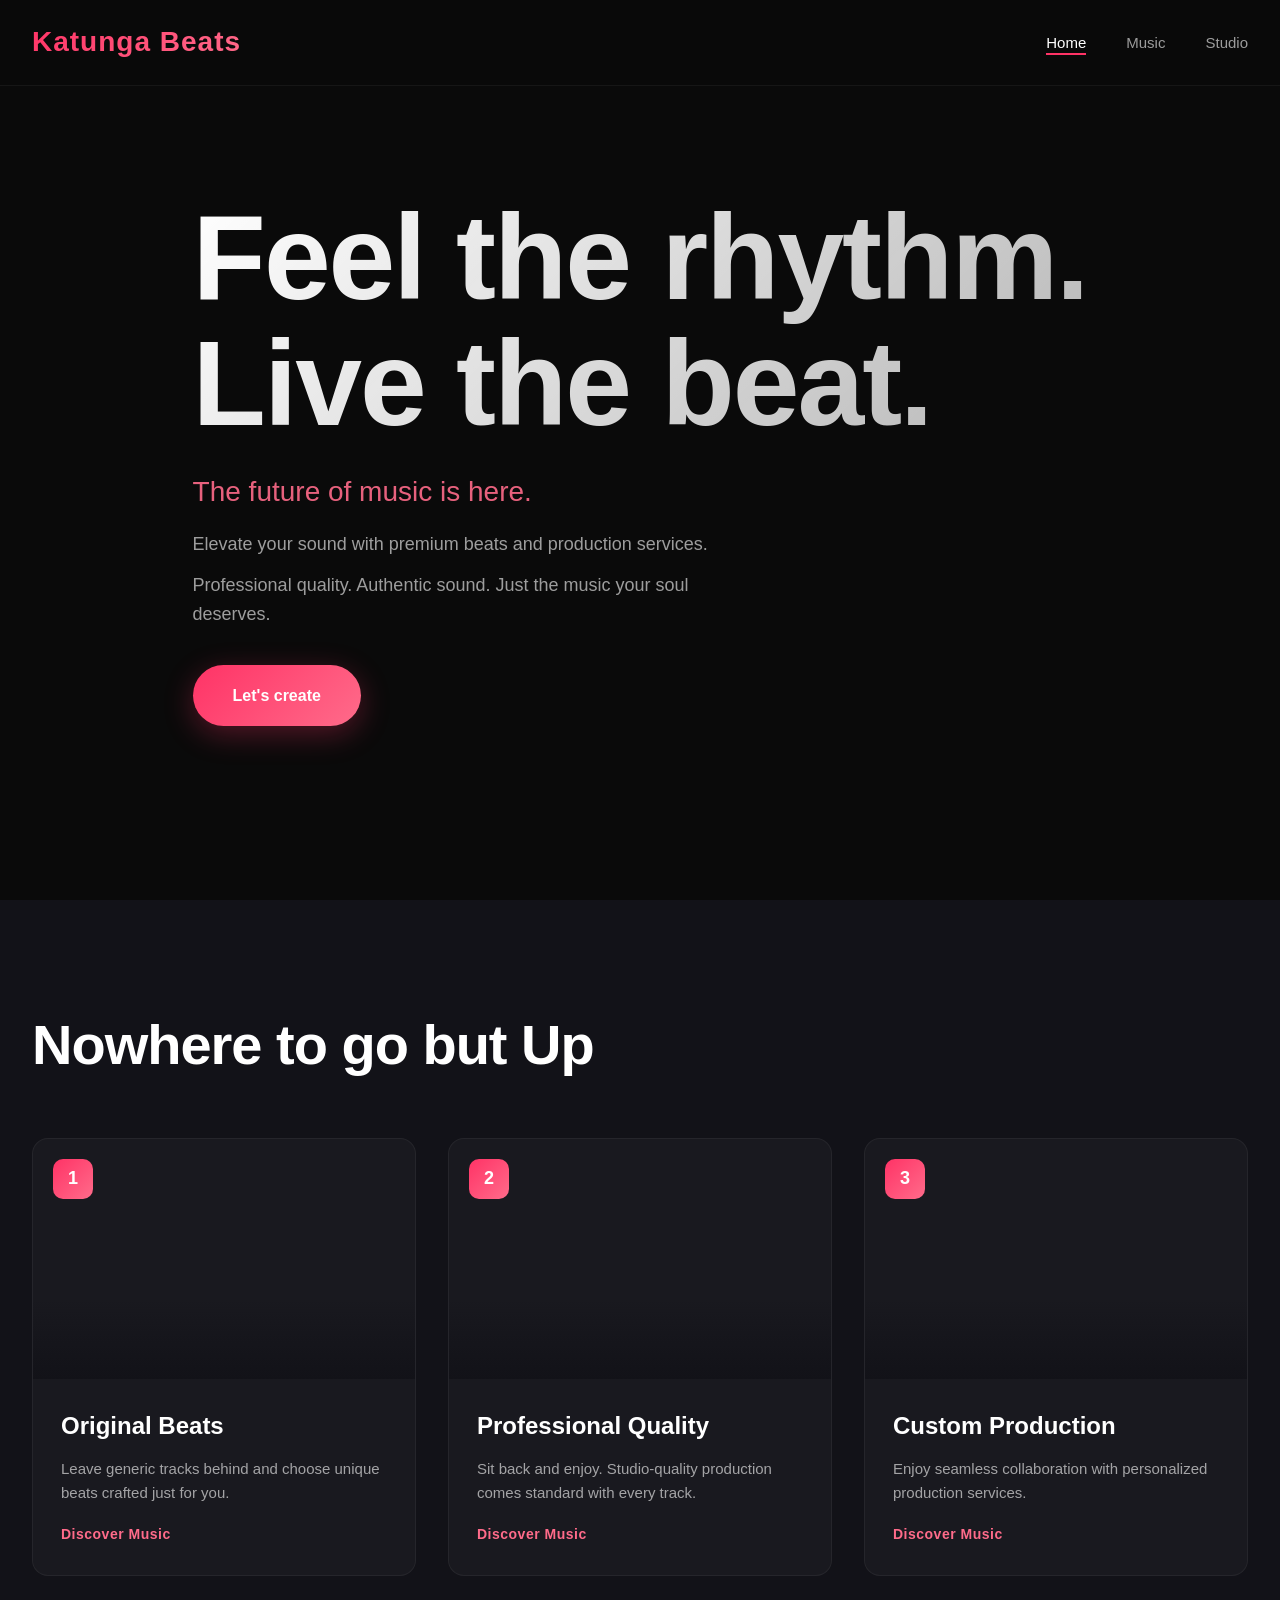
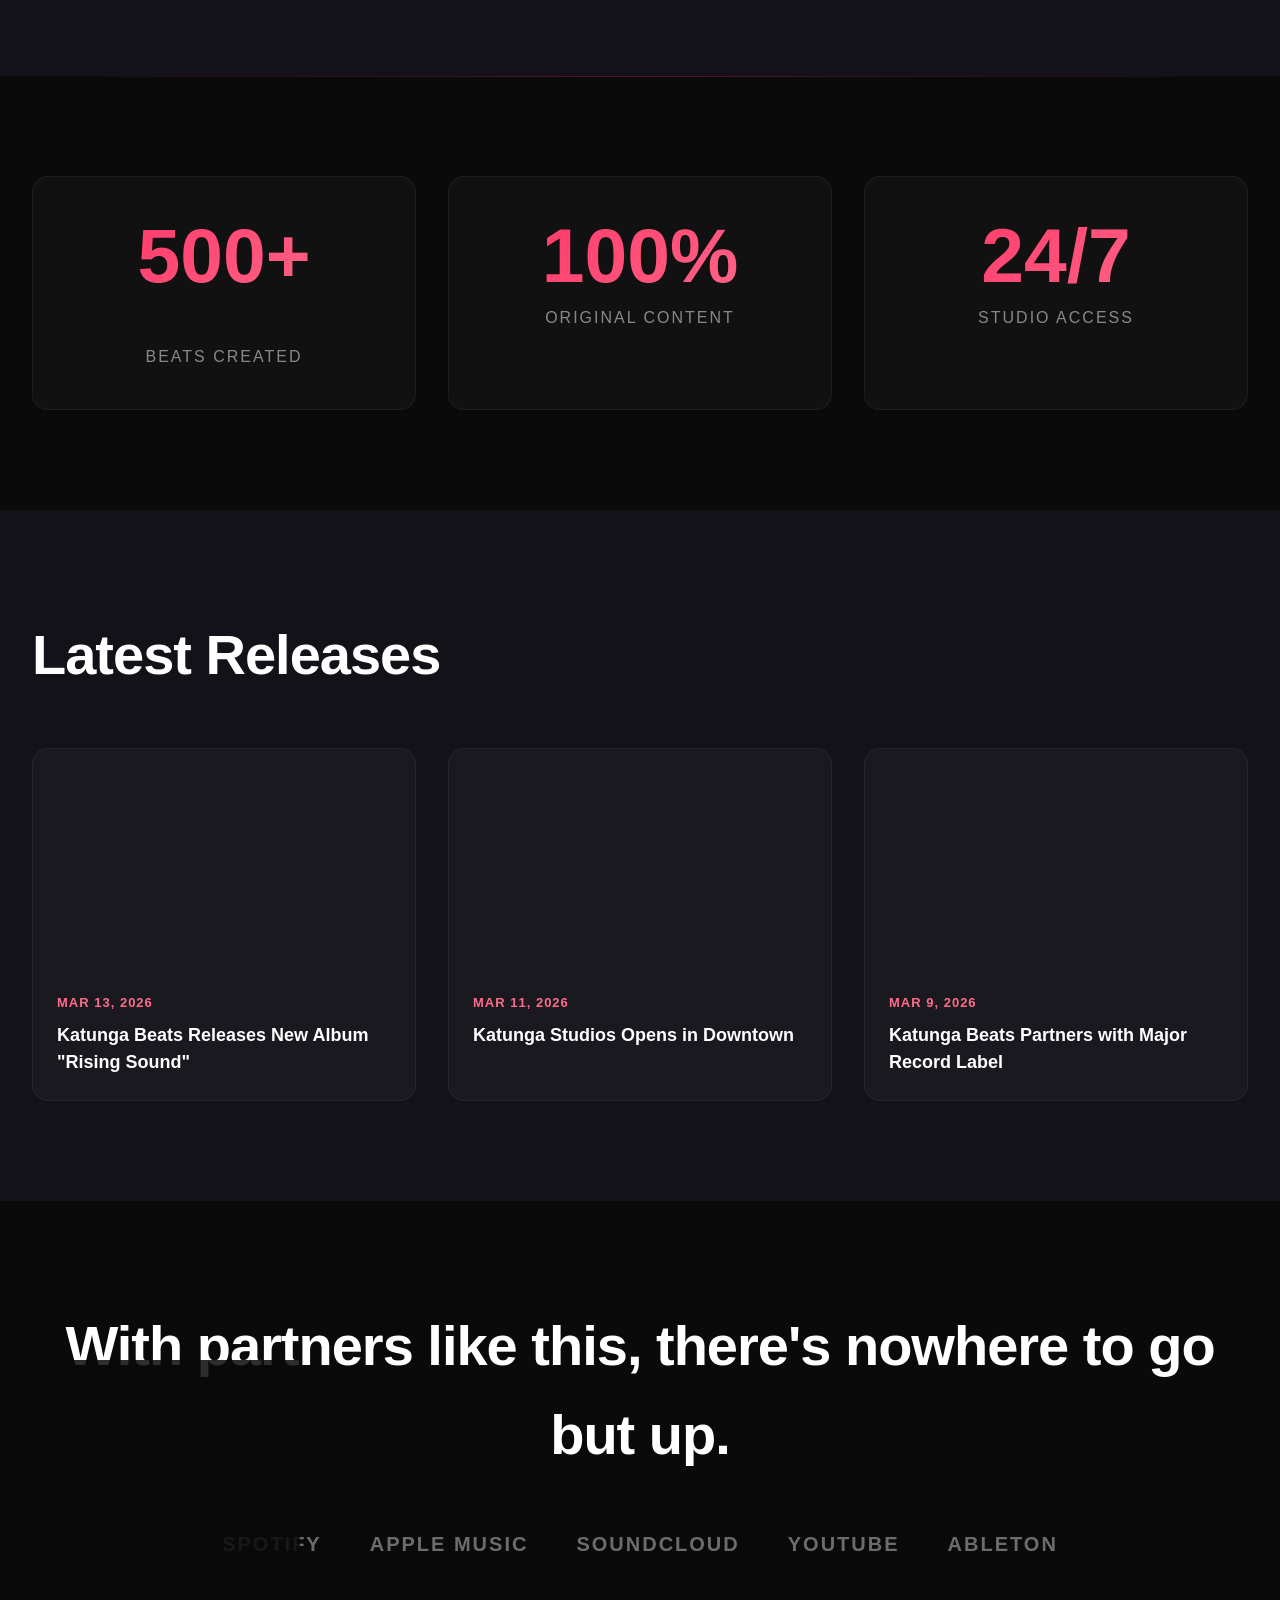
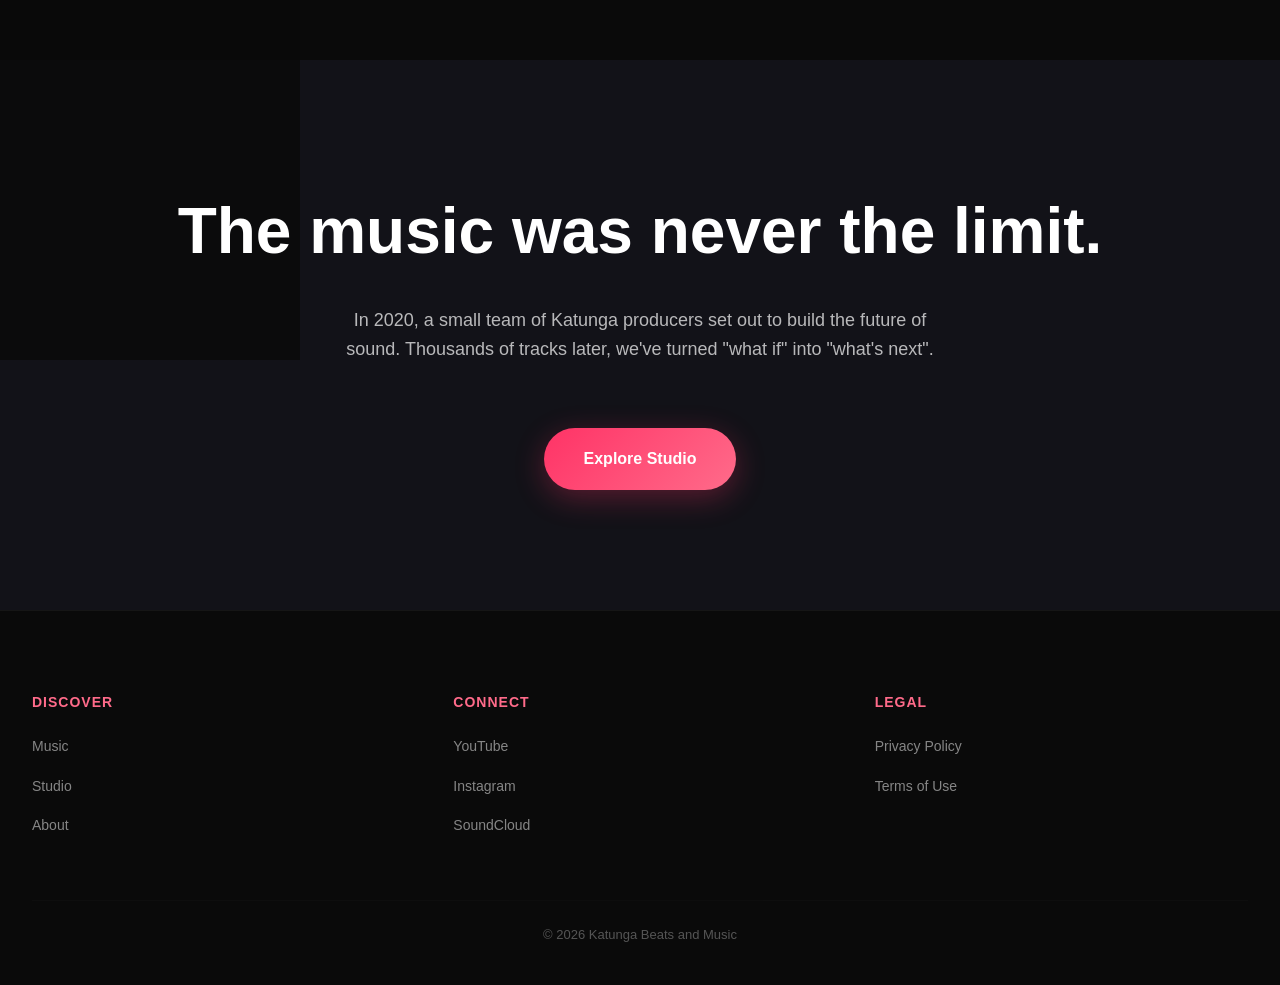
<file: index.html>
<!DOCTYPE html>
<html lang="en">
<head>
    <meta charset="UTF-8">
    <meta name="viewport" content="width=device-width, initial-scale=1.0">
    <title>Katunga Beats and Music</title>
    <link rel="stylesheet" href="styles.css">
</head>
<body>
    <header class="header">
        <div class="container">
            <a href="index.html" class="logo">Katunga Beats</a>
            <nav class="nav">
                <ul class="nav-list">
                    <li><a href="index.html" class="nav-link active">Home</a></li>
                    <li><a href="experience.html" class="nav-link">Music</a></li>
                    <li><a href="technology.html" class="nav-link">Studio</a></li>
                </ul>
            </nav>
        </div>
    </header>

    <section class="hero hero-bg">
        <div class="container">
            <h1 class="hero-title">Feel the rhythm.<br>Live the beat.</h1>
            <p class="hero-subtitle">The future of music is here.</p>
            <p class="hero-desc">Elevate your sound with premium beats and production services.</p>
            <p class="hero-desc">Professional quality. Authentic sound. Just the music your soul deserves.</p>
            <a href="experience.html" class="btn btn-primary">Let's create</a>
        </div>
    </section>

    <section class="features">
        <div class="container">
            <h2 class="section-title">Nowhere to go but Up</h2>
            <div class="feature-grid">
                <div class="feature-card">
                    <div class="feature-img" style="background-image: url('https://images.unsplash.com/photo-1598488035139-bdbb2231ce04?w=600&q=80')"></div>
                    <div class="feature-content">
                        <div class="feature-icon">1</div>
                        <h3>Original Beats</h3>
                        <p>Leave generic tracks behind and choose unique beats crafted just for you.</p>
                        <a href="experience.html" class="link">Discover Music</a>
                    </div>
                </div>
                <div class="feature-card">
                    <div class="feature-img" style="background-image: url('https://images.unsplash.com/photo-1571330735066-03aaa9429d89?w=600&q=80')"></div>
                    <div class="feature-content">
                        <div class="feature-icon">2</div>
                        <h3>Professional Quality</h3>
                        <p>Sit back and enjoy. Studio-quality production comes standard with every track.</p>
                        <a href="experience.html" class="link">Discover Music</a>
                    </div>
                </div>
                <div class="feature-card">
                    <div class="feature-img" style="background-image: url('https://images.unsplash.com/photo-1519892300165-cb5542fb47c7?w=600&q=80')"></div>
                    <div class="feature-content">
                        <div class="feature-icon">3</div>
                        <h3>Custom Production</h3>
                        <p>Enjoy seamless collaboration with personalized production services.</p>
                        <a href="experience.html" class="link">Discover Music</a>
                    </div>
                </div>
            </div>
        </div>
    </section>

    <section class="stats">
        <div class="container">
            <div class="stats-grid">
                <div class="stat">
                    <span class="stat-value">500+</span>
                    <span class="stat-unit"></span>
                    <span class="stat-label">beats created</span>
                </div>
                <div class="stat">
                    <span class="stat-value">100%</span>
                    <span class="stat-label">original content</span>
                </div>
                <div class="stat">
                    <span class="stat-value">24/7</span>
                    <span class="stat-label">studio access</span>
                </div>
            </div>
        </div>
    </section>

    <section class="news">
        <div class="container">
            <h2 class="section-title">Latest Releases</h2>
            <div class="news-grid">
                <article class="news-card">
                    <div class="news-img" style="background-image: url('https://images.unsplash.com/photo-1493225457124-a3eb161ffa5f?w=600&q=80')"></div>
                    <div class="news-content">
                        <div class="news-date">Mar 13, 2026</div>
                        <h3>Katunga Beats Releases New Album "Rising Sound"</h3>
                    </div>
                </article>
                <article class="news-card">
                    <div class="news-img" style="background-image: url('https://images.unsplash.com/photo-1598653222000-6b7b7a552625?w=600&q=80')"></div>
                    <div class="news-content">
                        <div class="news-date">Mar 11, 2026</div>
                        <h3>Katunga Studios Opens in Downtown</h3>
                    </div>
                </article>
                <article class="news-card">
                    <div class="news-img" style="background-image: url('https://images.unsplash.com/photo-1511379938547-c1f6941986d5?w=600&q=80')"></div>
                    <div class="news-content">
                        <div class="news-date">Mar 9, 2026</div>
                        <h3>Katunga Beats Partners with Major Record Label</h3>
                    </div>
                </article>
            </div>
        </div>
    </section>

    <section class="partners">
        <div class="container">
            <h2 class="section-title">With partners like this, there's nowhere to go but up.</h2>
            <div class="partner-logos">
                <span class="partner">Spotify</span>
                <span class="partner">Apple Music</span>
                <span class="partner">SoundCloud</span>
                <span class="partner">YouTube</span>
                <span class="partner">Ableton</span>
            </div>
        </div>
    </section>

    <section class="cta cta-bg">
        <div class="container">
            <h2>The music was never the limit.</h2>
            <p>In 2020, a small team of Katunga producers set out to build the future of sound. Thousands of tracks later, we've turned "what if" into "what's next".</p>
            <a href="technology.html" class="btn btn-primary">Explore Studio</a>
        </div>
    </section>

    <footer class="footer">
        <div class="container">
            <div class="footer-links">
                <div class="footer-col">
                    <h4>Discover</h4>
                    <ul>
                        <li><a href="experience.html">Music</a></li>
                        <li><a href="technology.html">Studio</a></li>
                        <li><a href="#">About</a></li>
                    </ul>
                </div>
                <div class="footer-col">
                    <h4>Connect</h4>
                    <ul>
                        <li><a href="#">YouTube</a></li>
                        <li><a href="#">Instagram</a></li>
                        <li><a href="#">SoundCloud</a></li>
                    </ul>
                </div>
                <div class="footer-col">
                    <h4>Legal</h4>
                    <ul>
                        <li><a href="#">Privacy Policy</a></li>
                        <li><a href="#">Terms of Use</a></li>
                    </ul>
                </div>
            </div>
            <p class="copyright">&copy; 2026 Katunga Beats and Music</p>
        </div>
    </footer>
</body>
</html>
</file>
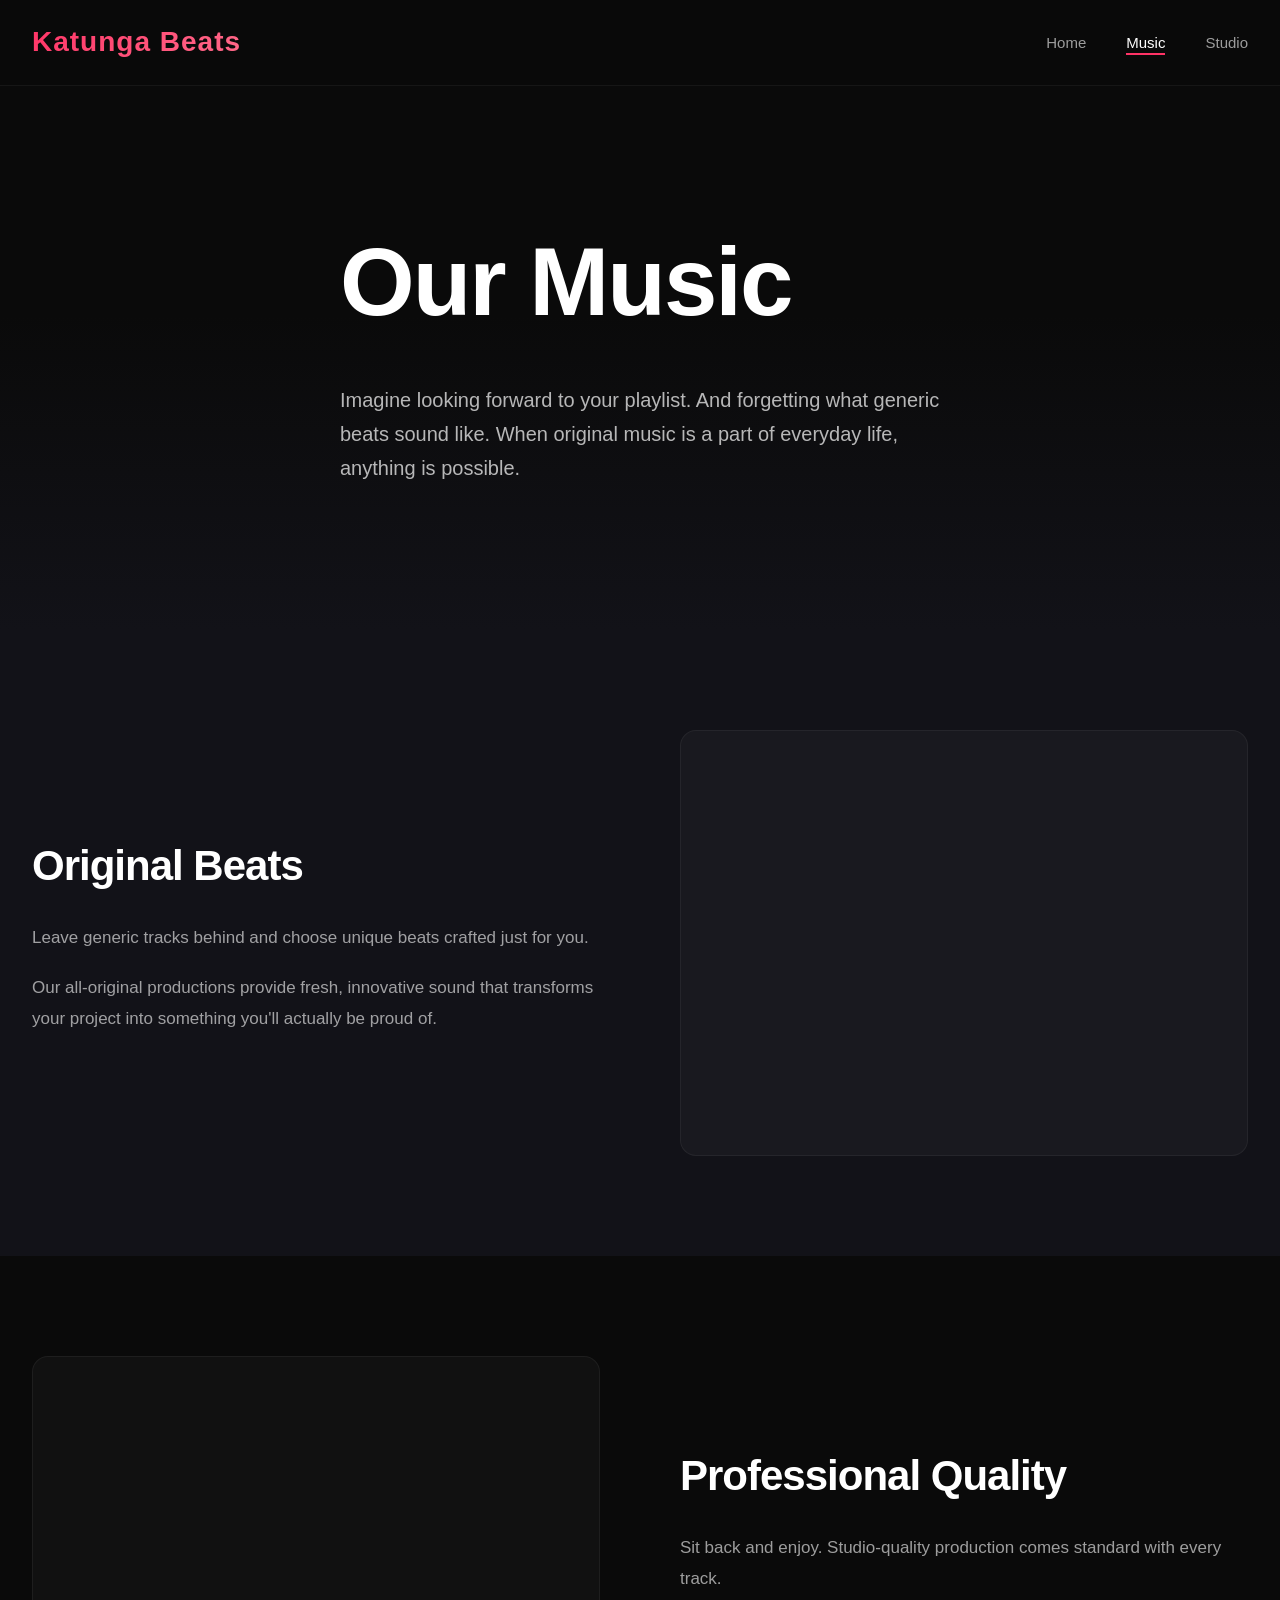
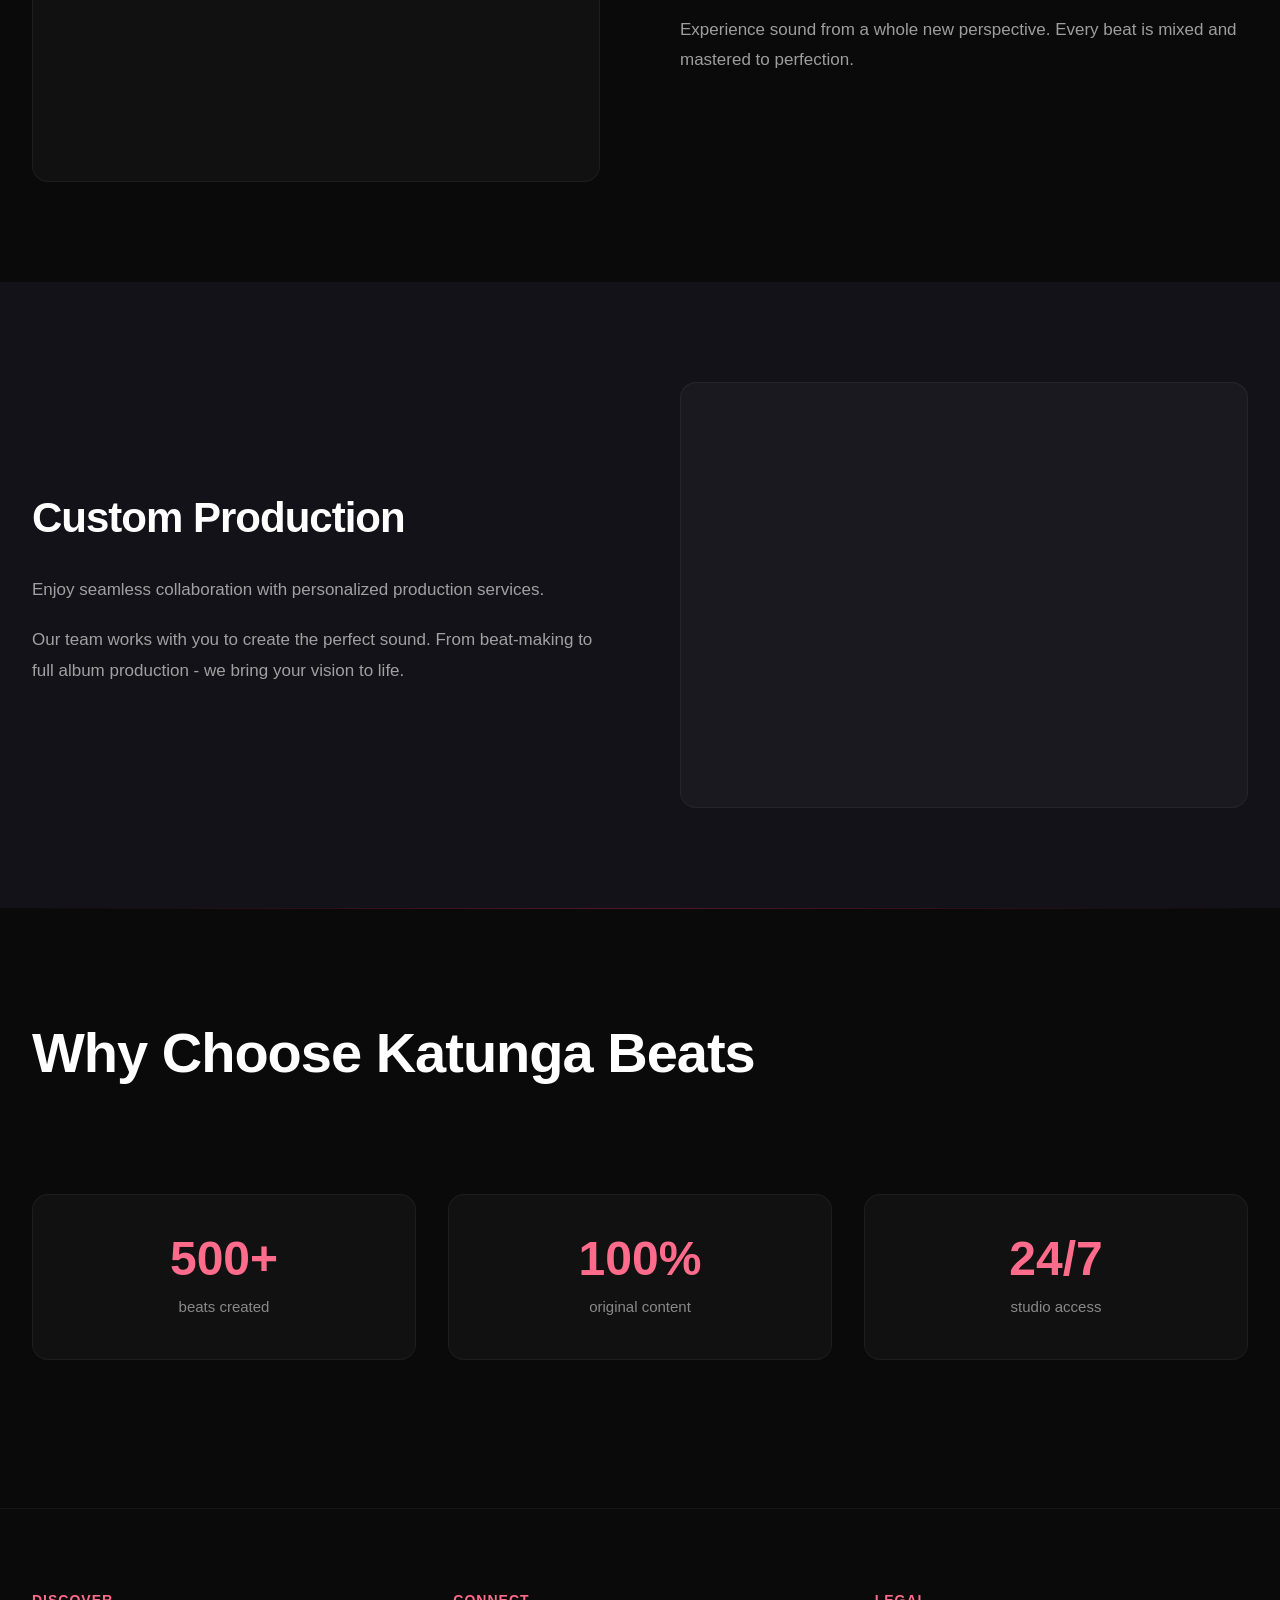
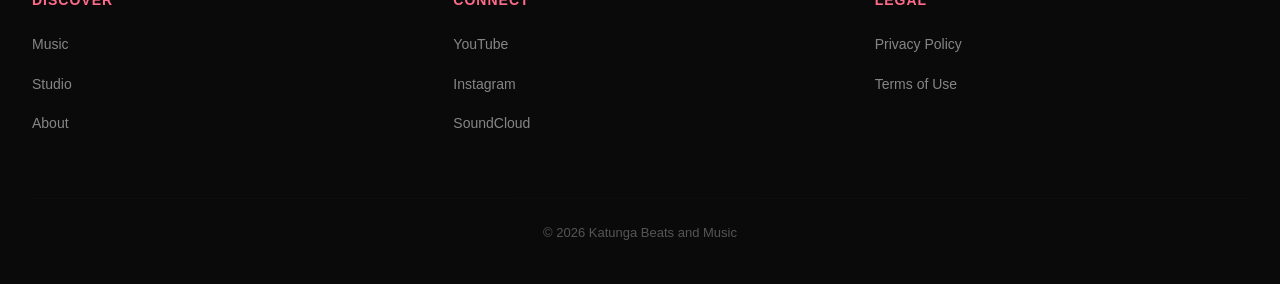
<file: experience.html>
<!DOCTYPE html>
<html lang="en">
<head>
    <meta charset="UTF-8">
    <meta name="viewport" content="width=device-width, initial-scale=1.0">
    <title>Music - Katunga Beats and Music</title>
    <link rel="stylesheet" href="styles.css">
</head>
<body>
    <header class="header">
        <div class="container">
            <a href="index.html" class="logo">Katunga Beats</a>
            <nav class="nav">
                <ul class="nav-list">
                    <li><a href="index.html" class="nav-link">Home</a></li>
                    <li><a href="experience.html" class="nav-link active">Music</a></li>
                    <li><a href="technology.html" class="nav-link">Studio</a></li>
                </ul>
            </nav>
        </div>
    </header>

    <section class="page-hero page-hero-music">
        <div class="container">
            <h1>Our Music</h1>
            <p>Imagine looking forward to your playlist. And forgetting what generic beats sound like. When original music is a part of everyday life, anything is possible.</p>
        </div>
    </section>

    <section class="content-section">
        <div class="container">
            <div class="content-grid">
                <div class="content-text">
                    <h2>Original Beats</h2>
                    <p>Leave generic tracks behind and choose unique beats crafted just for you.</p>
                    <p>Our all-original productions provide fresh, innovative sound that transforms your project into something you'll actually be proud of.</p>
                </div>
                <div class="content-image" style="background-image: url('https://images.unsplash.com/photo-1571330735066-03aaa9429d89?w=800&q=80')"></div>
            </div>
        </div>
    </section>

    <section class="content-section">
        <div class="container">
            <div class="content-grid reverse">
                <div class="content-text">
                    <h2>Professional Quality</h2>
                    <p>Sit back and enjoy. Studio-quality production comes standard with every track.</p>
                    <p>Experience sound from a whole new perspective. Every beat is mixed and mastered to perfection.</p>
                </div>
                <div class="content-image" style="background-image: url('https://images.unsplash.com/photo-1598488035139-bdbb2231ce04?w=800&q=80')"></div>
            </div>
        </div>
    </section>

    <section class="content-section">
        <div class="container">
            <div class="content-grid">
                <div class="content-text">
                    <h2>Custom Production</h2>
                    <p>Enjoy seamless collaboration with personalized production services.</p>
                    <p>Our team works with you to create the perfect sound. From beat-making to full album production - we bring your vision to life.</p>
                </div>
                <div class="content-image" style="background-image: url('https://images.unsplash.com/photo-1519892300165-cb5542fb47c7?w=800&q=80')"></div>
            </div>
        </div>
    </section>

    <section class="stats">
        <div class="container">
            <h2 class="section-title">Why Choose Katunga Beats</h2>
            <div class="specs-grid">
                <div class="spec-item">
                    <span class="spec-value">500+</span>
                    <span class="spec-label">beats created</span>
                </div>
                <div class="spec-item">
                    <span class="spec-value">100%</span>
                    <span class="spec-label">original content</span>
                </div>
                <div class="spec-item">
                    <span class="spec-value">24/7</span>
                    <span class="spec-label">studio access</span>
                </div>
            </div>
        </div>
    </section>

    <footer class="footer">
        <div class="container">
            <div class="footer-links">
                <div class="footer-col">
                    <h4>Discover</h4>
                    <ul>
                        <li><a href="experience.html">Music</a></li>
                        <li><a href="technology.html">Studio</a></li>
                        <li><a href="#">About</a></li>
                    </ul>
                </div>
                <div class="footer-col">
                    <h4>Connect</h4>
                    <ul>
                        <li><a href="#">YouTube</a></li>
                        <li><a href="#">Instagram</a></li>
                        <li><a href="#">SoundCloud</a></li>
                    </ul>
                </div>
                <div class="footer-col">
                    <h4>Legal</h4>
                    <ul>
                        <li><a href="#">Privacy Policy</a></li>
                        <li><a href="#">Terms of Use</a></li>
                    </ul>
                </div>
            </div>
            <p class="copyright">&copy; 2026 Katunga Beats and Music</p>
        </div>
    </footer>
</body>
</html>
</file>
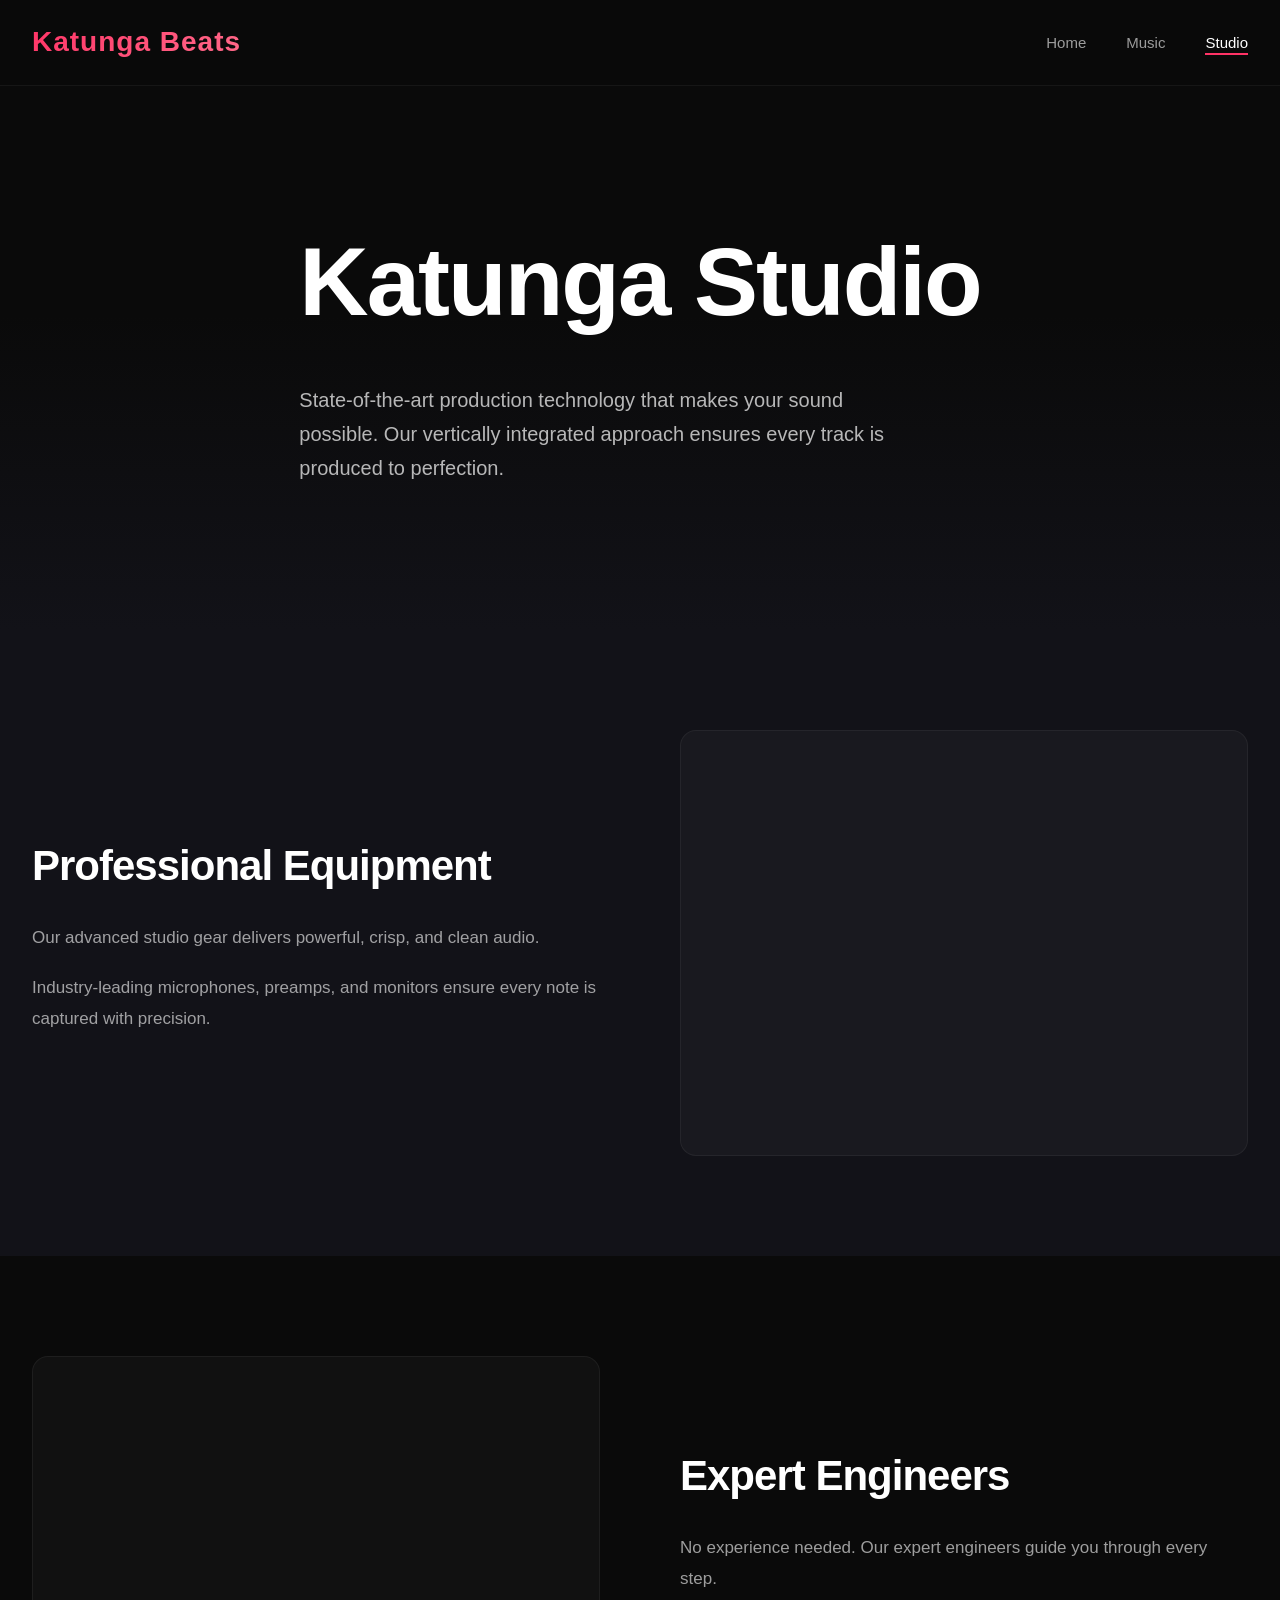
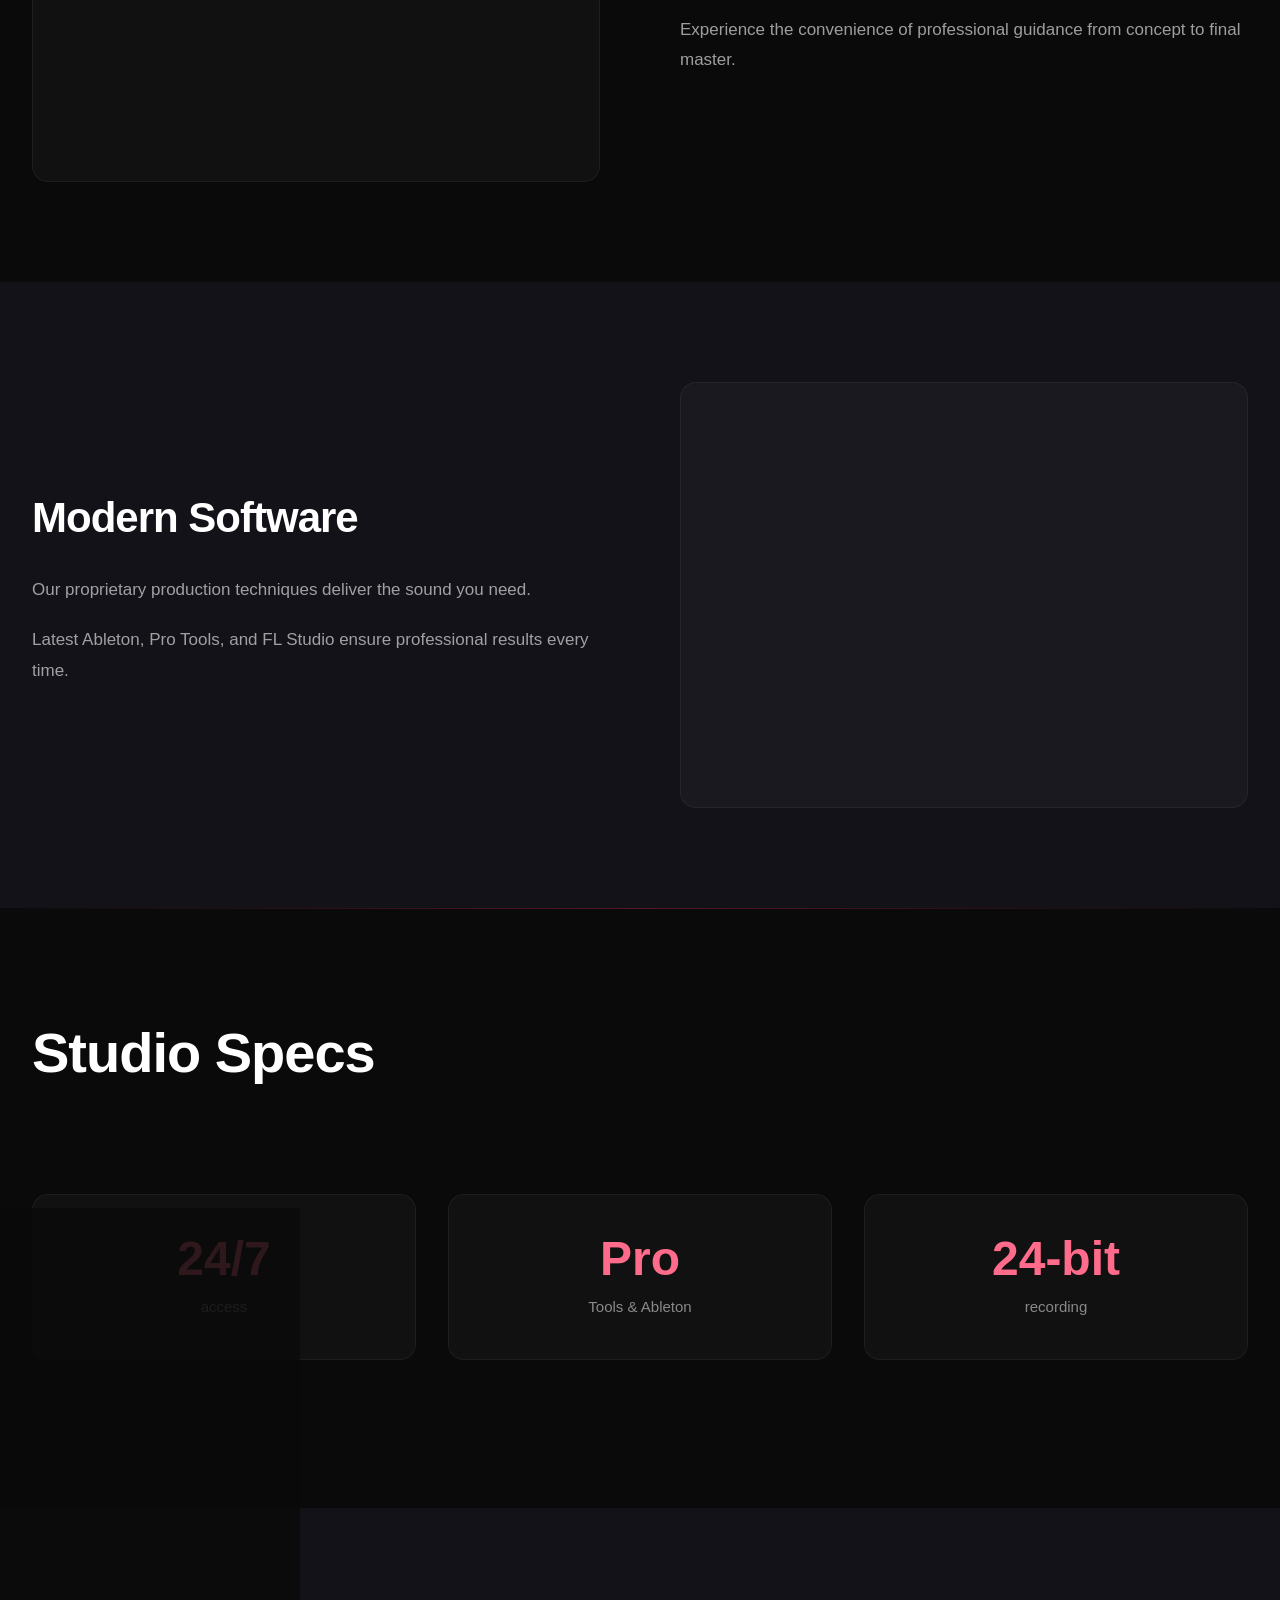
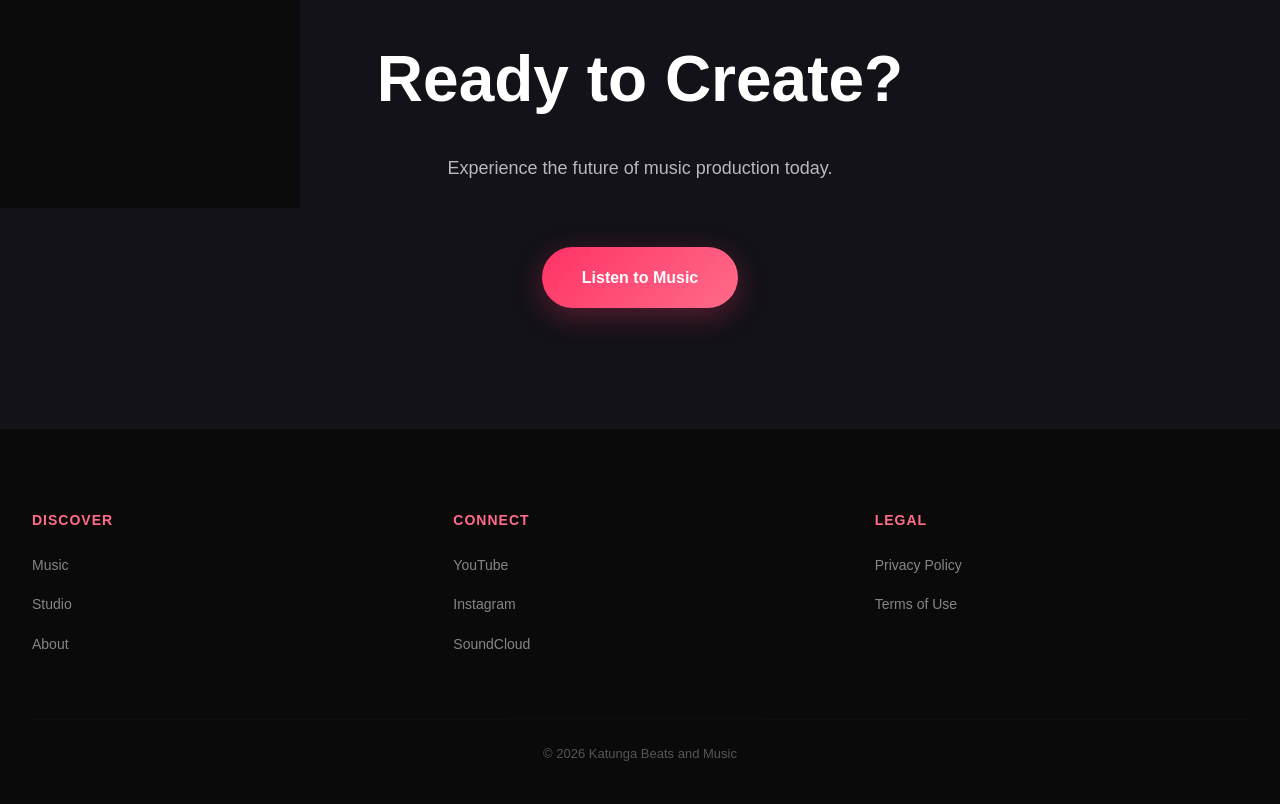
<file: technology.html>
<!DOCTYPE html>
<html lang="en">
<head>
    <meta charset="UTF-8">
    <meta name="viewport" content="width=device-width, initial-scale=1.0">
    <title>Studio - Katunga Beats and Music</title>
    <link rel="stylesheet" href="styles.css">
</head>
<body>
    <header class="header">
        <div class="container">
            <a href="index.html" class="logo">Katunga Beats</a>
            <nav class="nav">
                <ul class="nav-list">
                    <li><a href="index.html" class="nav-link">Home</a></li>
                    <li><a href="experience.html" class="nav-link">Music</a></li>
                    <li><a href="technology.html" class="nav-link active">Studio</a></li>
                </ul>
            </nav>
        </div>
    </header>

    <section class="page-hero page-hero-studio">
        <div class="container">
            <h1>Katunga Studio</h1>
            <p>State-of-the-art production technology that makes your sound possible. Our vertically integrated approach ensures every track is produced to perfection.</p>
        </div>
    </section>

    <section class="content-section">
        <div class="container">
            <div class="content-grid">
                <div class="content-text">
                    <h2>Professional Equipment</h2>
                    <p>Our advanced studio gear delivers powerful, crisp, and clean audio.</p>
                    <p>Industry-leading microphones, preamps, and monitors ensure every note is captured with precision.</p>
                </div>
                <div class="content-image" style="background-image: url('https://images.unsplash.com/photo-1598653222000-6b7b7a552625?w=800&q=80')"></div>
            </div>
        </div>
    </section>

    <section class="content-section">
        <div class="container">
            <div class="content-grid reverse">
                <div class="content-text">
                    <h2>Expert Engineers</h2>
                    <p>No experience needed. Our expert engineers guide you through every step.</p>
                    <p>Experience the convenience of professional guidance from concept to final master.</p>
                </div>
                <div class="content-image" style="background-image: url('https://images.unsplash.com/photo-1470225620780-dba8ba36b745?w=800&q=80')"></div>
            </div>
        </div>
    </section>

    <section class="content-section">
        <div class="container">
            <div class="content-grid">
                <div class="content-text">
                    <h2>Modern Software</h2>
                    <p>Our proprietary production techniques deliver the sound you need.</p>
                    <p>Latest Ableton, Pro Tools, and FL Studio ensure professional results every time.</p>
                </div>
                <div class="content-image" style="background-image: url('https://images.unsplash.com/photo-1511379938547-c1f6941986d5?w=800&q=80')"></div>
            </div>
        </div>
    </section>

    <section class="stats">
        <div class="container">
            <h2 class="section-title">Studio Specs</h2>
            <div class="specs-grid">
                <div class="spec-item">
                    <span class="spec-value">24/7</span>
                    <span class="spec-label">access</span>
                </div>
                <div class="spec-item">
                    <span class="spec-value">Pro</span>
                    <span class="spec-label">Tools & Ableton</span>
                </div>
                <div class="spec-item">
                    <span class="spec-value">24-bit</span>
                    <span class="spec-label">recording</span>
                </div>
            </div>
        </div>
    </section>

    <section class="cta cta-bg">
        <div class="container">
            <h2>Ready to Create?</h2>
            <p>Experience the future of music production today.</p>
            <a href="experience.html" class="btn btn-primary">Listen to Music</a>
        </div>
    </section>

    <footer class="footer">
        <div class="container">
            <div class="footer-links">
                <div class="footer-col">
                    <h4>Discover</h4>
                    <ul>
                        <li><a href="experience.html">Music</a></li>
                        <li><a href="technology.html">Studio</a></li>
                        <li><a href="#">About</a></li>
                    </ul>
                </div>
                <div class="footer-col">
                    <h4>Connect</h4>
                    <ul>
                        <li><a href="#">YouTube</a></li>
                        <li><a href="#">Instagram</a></li>
                        <li><a href="#">SoundCloud</a></li>
                    </ul>
                </div>
                <div class="footer-col">
                    <h4>Legal</h4>
                    <ul>
                        <li><a href="#">Privacy Policy</a></li>
                        <li><a href="#">Terms of Use</a></li>
                    </ul>
                </div>
            </div>
            <p class="copyright">&copy; 2026 Katunga Beats and Music</p>
        </div>
    </footer>
</body>
</html>
</file>
<file: styles.css>
* {
    margin: 0;
    padding: 0;
    box-sizing: border-box;
}

:root {
    --black: #0a0a0a;
    --white: #ffffff;
    --gray: #888888;
    --light-gray: #f5f5f5;
    --accent: #ff3366;
    --accent-light: #ff6b8a;
    --dark-bg: #121218;
    --card-bg: rgba(255, 255, 255, 0.03);
    --card-hover: rgba(255, 255, 255, 0.08);
}

body {
    font-family: 'Inter', -apple-system, BlinkMacSystemFont, 'Segoe UI', Roboto, Oxygen, Ubuntu, sans-serif;
    background-color: var(--black);
    color: var(--white);
    line-height: 1.6;
    overflow-x: hidden;
}

.container {
    max-width: 1400px;
    margin: 0 auto;
    padding: 0 32px;
}

a {
    color: inherit;
    text-decoration: none;
}

ul {
    list-style: none;
}

.header {
    position: fixed;
    top: 0;
    left: 0;
    right: 0;
    z-index: 1000;
    padding: 20px 0;
    background: rgba(10, 10, 10, 0.85);
    backdrop-filter: blur(20px);
    border-bottom: 1px solid rgba(255, 255, 255, 0.05);
}

.header .container {
    display: flex;
    justify-content: space-between;
    align-items: center;
}

.logo {
    font-size: 28px;
    font-weight: 800;
    letter-spacing: 1px;
    background: linear-gradient(135deg, var(--accent) 0%, var(--accent-light) 100%);
    -webkit-background-clip: text;
    -webkit-text-fill-color: transparent;
    background-clip: text;
}

.nav-list {
    display: flex;
    gap: 40px;
}

.nav-link {
    font-size: 15px;
    font-weight: 500;
    opacity: 0.6;
    transition: all 0.3s;
    position: relative;
}

.nav-link::after {
    content: '';
    position: absolute;
    bottom: -4px;
    left: 0;
    width: 0;
    height: 2px;
    background: var(--accent);
    transition: width 0.3s;
}

.nav-link:hover,
.nav-link.active {
    opacity: 1;
}

.nav-link.active::after {
    width: 100%;
}

.hero {
    min-height: 100vh;
    display: flex;
    align-items: center;
    padding: 120px 0 100px;
    position: relative;
    overflow: hidden;
}

.hero::before {
    content: '';
    position: absolute;
    top: 0;
    left: 0;
    right: 0;
    bottom: 0;
    background: 
        radial-gradient(ellipse at 20% 50%, rgba(255, 51, 102, 0.15) 0%, transparent 50%),
        radial-gradient(ellipse at 80% 20%, rgba(255, 107, 138, 0.1) 0%, transparent 40%),
        linear-gradient(180deg, var(--black) 0%, #0f0f18 100%);
    z-index: -1;
}

.hero-bg {
    background-image: url('https://images.unsplash.com/photo-1598488035139-bdbb2231ce04?w=1920&q=80');
    background-size: cover;
    background-position: center;
    position: relative;
}

.hero-bg::before {
    content: '';
    position: absolute;
    top: 0;
    left: 0;
    right: 0;
    bottom: 0;
    background: linear-gradient(180deg, 
        rgba(10, 10, 10, 0.85) 0%, 
        rgba(10, 10, 10, 0.7) 50%,
        rgba(10, 10, 10, 0.9) 100%);
    z-index: 0;
}

.hero-bg .container {
    position: relative;
    z-index: 1;
}

.hero-title {
    font-size: clamp(56px, 10vw, 120px);
    font-weight: 800;
    line-height: 1.05;
    margin-bottom: 24px;
    letter-spacing: -2px;
    background: linear-gradient(135deg, var(--white) 0%, rgba(255, 255, 255, 0.7) 100%);
    -webkit-background-clip: text;
    -webkit-text-fill-color: transparent;
    background-clip: text;
}

.hero-subtitle {
    font-size: 28px;
    margin-bottom: 16px;
    opacity: 0.9;
    font-weight: 500;
    color: var(--accent-light);
}

.hero-desc {
    font-size: 18px;
    margin-bottom: 12px;
    opacity: 0.6;
    max-width: 520px;
}

.btn {
    display: inline-block;
    padding: 18px 40px;
    font-size: 16px;
    font-weight: 600;
    border-radius: 50px;
    transition: all 0.3s ease;
    margin-top: 24px;
    cursor: pointer;
    border: none;
}

.btn-primary {
    background: linear-gradient(135deg, var(--accent) 0%, var(--accent-light) 100%);
    color: var(--white);
    box-shadow: 0 8px 30px rgba(255, 51, 102, 0.3);
}

.btn-primary:hover {
    transform: translateY(-3px);
    box-shadow: 0 12px 40px rgba(255, 51, 102, 0.5);
}

.section-title {
    font-size: clamp(36px, 5vw, 56px);
    font-weight: 700;
    margin-bottom: 48px;
    letter-spacing: -1px;
}

.features {
    padding: 100px 0;
    background: var(--dark-bg);
}

.feature-grid {
    display: grid;
    grid-template-columns: repeat(auto-fit, minmax(340px, 1fr));
    gap: 32px;
}

.feature-card {
    padding: 0;
    background: var(--card-bg);
    border-radius: 16px;
    overflow: hidden;
    transition: all 0.4s ease;
    border: 1px solid rgba(255, 255, 255, 0.05);
}

.feature-card:hover {
    background: var(--card-hover);
    transform: translateY(-8px);
    border-color: rgba(255, 51, 102, 0.2);
}

.feature-img {
    width: 100%;
    height: 240px;
    background-size: cover;
    background-position: center;
    position: relative;
}

.feature-img::after {
    content: '';
    position: absolute;
    bottom: 0;
    left: 0;
    right: 0;
    height: 80px;
    background: linear-gradient(to top, var(--dark-bg), transparent);
}

.feature-content {
    padding: 28px;
}

.feature-icon {
    width: 40px;
    height: 40px;
    display: flex;
    align-items: center;
    justify-content: center;
    font-size: 18px;
    font-weight: 700;
    background: linear-gradient(135deg, var(--accent) 0%, var(--accent-light) 100%);
    color: var(--white);
    border-radius: 10px;
    margin-bottom: 20px;
    position: absolute;
    top: 20px;
    left: 20px;
}

.feature-card {
    position: relative;
}

.feature-card h3 {
    font-size: 24px;
    font-weight: 700;
    margin-bottom: 12px;
}

.feature-card p {
    opacity: 0.6;
    margin-bottom: 16px;
    font-size: 15px;
}

.link {
    color: var(--accent-light);
    font-weight: 600;
    font-size: 14px;
    letter-spacing: 0.5px;
}

.stats {
    padding: 100px 0;
    background: var(--black);
    position: relative;
}

.stats::before {
    content: '';
    position: absolute;
    top: 0;
    left: 0;
    right: 0;
    height: 1px;
    background: linear-gradient(90deg, transparent, rgba(255, 51, 102, 0.3), transparent);
}

.stats-grid {
    display: grid;
    grid-template-columns: repeat(3, 1fr);
    gap: 32px;
    text-align: center;
}

.stat {
    padding: 40px;
    background: var(--card-bg);
    border-radius: 16px;
    border: 1px solid rgba(255, 255, 255, 0.05);
}

.stat-value {
    display: block;
    font-size: clamp(56px, 6vw, 80px);
    font-weight: 800;
    background: linear-gradient(135deg, var(--accent) 0%, var(--accent-light) 100%);
    -webkit-background-clip: text;
    -webkit-text-fill-color: transparent;
    background-clip: text;
    line-height: 1;
}

.stat-unit {
    font-size: 24px;
    opacity: 0.7;
    margin-left: 4px;
}

.stat-label {
    display: block;
    font-size: 16px;
    opacity: 0.5;
    margin-top: 12px;
    text-transform: uppercase;
    letter-spacing: 2px;
}

.news {
    padding: 100px 0;
    background: var(--dark-bg);
}

.news-grid {
    display: grid;
    grid-template-columns: repeat(auto-fit, minmax(340px, 1fr));
    gap: 32px;
}

.news-card {
    padding: 0;
    background: var(--card-bg);
    border-radius: 16px;
    overflow: hidden;
    cursor: pointer;
    transition: all 0.4s ease;
    border: 1px solid rgba(255, 255, 255, 0.05);
}

.news-card:hover {
    background: var(--card-hover);
    transform: translateY(-4px);
}

.news-img {
    width: 100%;
    height: 220px;
    background-size: cover;
    background-position: center;
}

.news-content {
    padding: 24px;
}

.news-date {
    font-size: 13px;
    color: var(--accent-light);
    margin-bottom: 8px;
    font-weight: 600;
    text-transform: uppercase;
    letter-spacing: 1px;
}

.news-card h3 {
    font-size: 18px;
    line-height: 1.5;
    font-weight: 600;
}

.partners {
    padding: 100px 0;
    background: var(--black);
    text-align: center;
}

.partner-logos {
    display: flex;
    flex-wrap: wrap;
    gap: 48px;
    justify-content: center;
    align-items: center;
}

.partner {
    font-size: 20px;
    font-weight: 600;
    opacity: 0.4;
    letter-spacing: 2px;
    text-transform: uppercase;
    transition: all 0.3s;
}

.partner:hover {
    opacity: 0.8;
}

.cta {
    padding: 120px 0;
    background: var(--dark-bg);
    text-align: center;
    position: relative;
}

.cta::before {
    content: '';
    position: absolute;
    top: 50%;
    left: 50%;
    transform: translate(-50%, -50%);
    width: 600px;
    height: 600px;
    background: radial-gradient(circle, rgba(255, 51, 102, 0.1) 0%, transparent 70%);
    pointer-events: none;
}

.cta-bg {
    background-image: url('https://images.unsplash.com/photo-1511379938547-c1f6941986d5?w=1920&q=80');
    background-size: cover;
    background-position: center;
    position: relative;
}

.cta-bg::before {
    content: '';
    position: absolute;
    top: 0;
    left: 0;
    right: 0;
    bottom: 0;
    background: rgba(10, 10, 10, 0.85);
    z-index: 0;
}

.cta-bg .container {
    position: relative;
    z-index: 1;
}

.cta h2 {
    font-size: clamp(40px, 6vw, 64px);
    margin-bottom: 24px;
    font-weight: 800;
}

.cta p {
    max-width: 600px;
    margin: 0 auto 40px;
    opacity: 0.7;
    font-size: 18px;
}

.footer {
    padding: 80px 0 40px;
    background: var(--black);
    border-top: 1px solid rgba(255, 255, 255, 0.05);
}

.footer-links {
    display: grid;
    grid-template-columns: repeat(3, 1fr);
    gap: 48px;
    margin-bottom: 48px;
}

.footer-col h4 {
    font-size: 14px;
    font-weight: 700;
    margin-bottom: 20px;
    text-transform: uppercase;
    letter-spacing: 1px;
    color: var(--accent-light);
}

.footer-col ul li {
    margin-bottom: 14px;
}

.footer-col a {
    opacity: 0.5;
    font-size: 14px;
    transition: all 0.3s;
}

.footer-col a:hover {
    opacity: 1;
    color: var(--accent-light);
}

.copyright {
    text-align: center;
    opacity: 0.3;
    font-size: 13px;
    padding-top: 24px;
    border-top: 1px solid rgba(255, 255, 255, 0.05);
}

.page-hero {
    min-height: 70vh;
    display: flex;
    align-items: center;
    padding: 140px 0 80px;
    position: relative;
}

.page-hero-music {
    background-image: url('https://images.unsplash.com/photo-1571330735066-03aaa9429d89?w=1920&q=80');
    background-size: cover;
    background-position: center;
}

.page-hero-music::before,
.page-hero-studio::before {
    content: '';
    position: absolute;
    top: 0;
    left: 0;
    right: 0;
    bottom: 0;
    background: linear-gradient(180deg, 
        rgba(10, 10, 10, 0.9) 0%, 
        rgba(10, 10, 10, 0.7) 50%,
        rgba(18, 18, 24, 1) 100%);
    z-index: 0;
}

.page-hero-music .container,
.page-hero-studio .container {
    position: relative;
    z-index: 1;
}

.page-hero-studio {
    background-image: url('https://images.unsplash.com/photo-1598653222000-6b7b7a552625?w=1920&q=80');
    background-size: cover;
    background-position: center;
}

.page-hero h1 {
    font-size: clamp(56px, 9vw, 96px);
    font-weight: 800;
    margin-bottom: 24px;
    letter-spacing: -2px;
}

.page-hero p {
    font-size: 20px;
    opacity: 0.7;
    max-width: 600px;
    line-height: 1.7;
}

.content-section {
    padding: 100px 0;
    background: var(--dark-bg);
}

.content-section:nth-child(even) {
    background: var(--black);
}

.content-grid {
    display: grid;
    grid-template-columns: 1fr 1fr;
    gap: 80px;
    align-items: center;
}

.content-grid.reverse {
    direction: rtl;
}

.content-grid.reverse > * {
    direction: ltr;
}

.content-text h2 {
    font-size: 42px;
    font-weight: 700;
    margin-bottom: 24px;
    letter-spacing: -1px;
}

.content-text p {
    opacity: 0.6;
    margin-bottom: 20px;
    font-size: 17px;
    line-height: 1.8;
}

.content-image {
    aspect-ratio: 4/3;
    background: var(--card-bg);
    border-radius: 16px;
    overflow: hidden;
    background-size: cover;
    background-position: center;
    border: 1px solid rgba(255, 255, 255, 0.05);
}

.specs-grid {
    display: grid;
    grid-template-columns: repeat(3, 1fr);
    gap: 32px;
    text-align: center;
    padding: 48px 0;
}

.spec-item {
    padding: 40px 32px;
    background: var(--card-bg);
    border-radius: 16px;
    border: 1px solid rgba(255, 255, 255, 0.05);
    transition: all 0.3s;
}

.spec-item:hover {
    border-color: rgba(255, 51, 102, 0.2);
}

.spec-value {
    display: block;
    font-size: 48px;
    font-weight: 800;
    color: var(--accent-light);
    line-height: 1;
}

.spec-label {
    display: block;
    font-size: 15px;
    opacity: 0.5;
    margin-top: 12px;
}

@media (max-width: 1024px) {
    .content-grid {
        gap: 48px;
    }
    
    .stats-grid {
        grid-template-columns: 1fr;
    }
    
    .specs-grid {
        grid-template-columns: 1fr;
    }
    
    .footer-links {
        grid-template-columns: 1fr;
        text-align: center;
    }
}

@media (max-width: 768px) {
    .content-grid {
        grid-template-columns: 1fr;
        gap: 32px;
    }
    
    .content-grid.reverse {
        direction: ltr;
    }
    
    .content-image {
        aspect-ratio: 16/10;
    }
    
    .nav-list {
        gap: 20px;
    }
    
    .hero-title {
        font-size: 42px;
    }
    
    .feature-grid {
        grid-template-columns: 1fr;
    }
    
    .news-grid {
        grid-template-columns: 1fr;
    }
}
</file>
